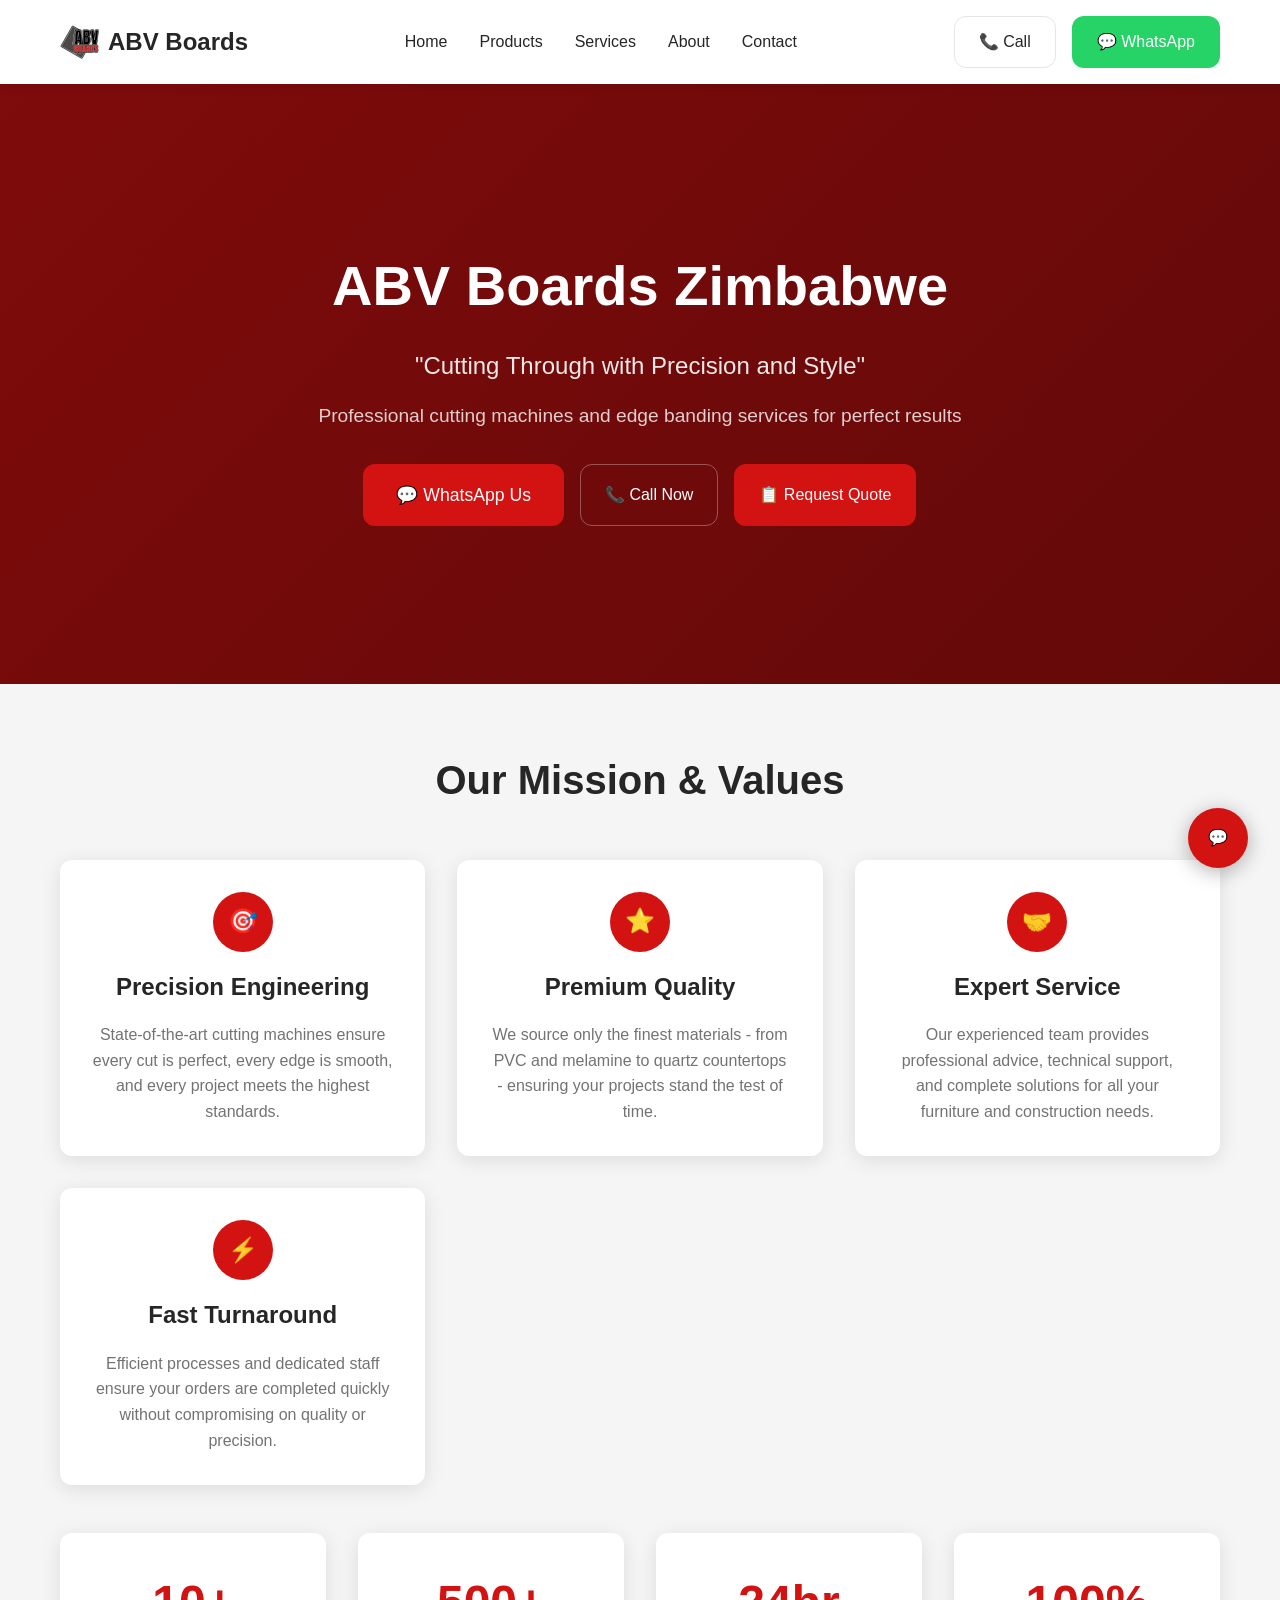
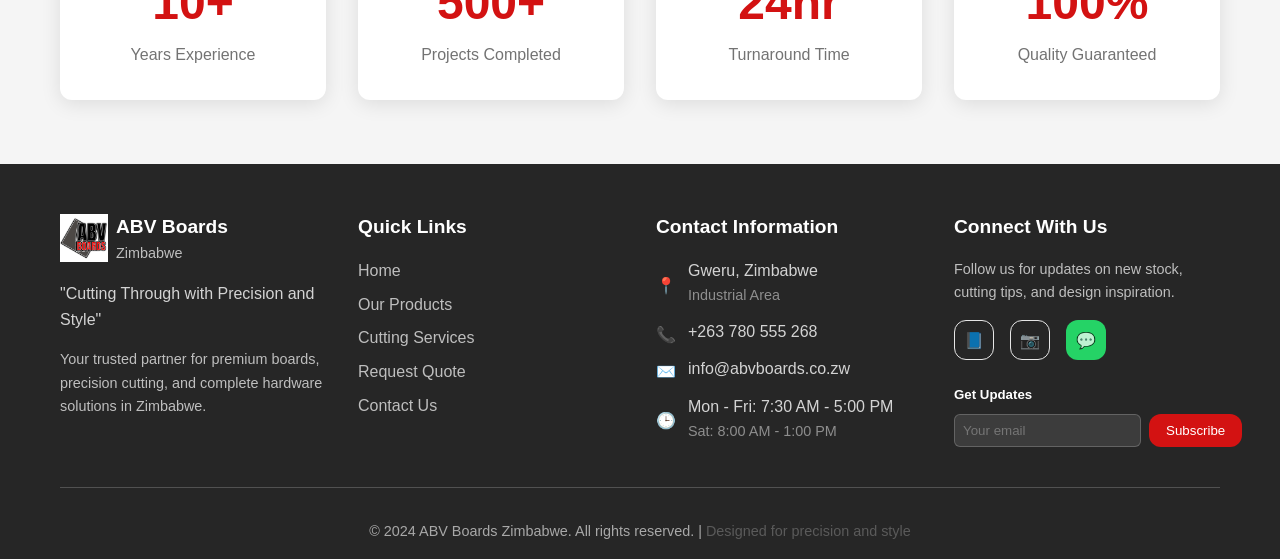
<file: abv-boards-website.html>
<!DOCTYPE html>
<html lang="en">
<head>
    <meta charset="UTF-8">
    <meta name="viewport" content="width=device-width, initial-scale=1.0">
    <title>ABV Boards Zimbabwe - Premium Boards, Cutting Services & Hardware</title>
    <meta name="description" content="Leading supplier of PVC boards, melamine, quartz countertops & precision cutting services in Gweru, Zimbabwe. Professional furniture boards & hardware solutions.">
    <meta name="author" content="ABV Boards Zimbabwe">
    <meta name="keywords" content="boards Gweru, PVC melamine Zimbabwe, cutting services Gweru, ABV hardware, furniture boards Zimbabwe, quartz countertops">
    
    <meta property="og:title" content="ABV Boards Zimbabwe - Cutting Through with Precision and Style">
    <meta property="og:description" content="Premium boards, precision cutting services, and complete hardware solutions in Gweru, Zimbabwe.">
    <meta property="og:type" content="website">
    <meta property="og:image" content="https://lovable.dev/opengraph-image-p98pqg.png">
    
    <meta name="twitter:card" content="summary_large_image">
    <meta name="twitter:site" content="@lovable_dev">
    <meta name="twitter:image" content="https://lovable.dev/opengraph-image-p98pqg.png">
    
    <style>
        /* ABV Boards Zimbabwe Design System */
        :root {
            /* Base colors */
            --background: 0 0% 100%;
            --foreground: 0 0% 15%;
            
            /* Brand colors */
            --brand-red: 0 84% 45%;
            --brand-red-light: 0 84% 55%;
            --brand-red-dark: 0 84% 35%;
            --brand-charcoal: 0 0% 15%;
            --brand-charcoal-light: 0 0% 25%;
            --brand-white: 0 0% 100%;
            
            /* Card colors */
            --card: 0 0% 100%;
            --card-foreground: 0 0% 15%;
            
            /* Primary - using brand red */
            --primary: 0 84% 45%;
            --primary-foreground: 0 0% 100%;
            
            /* Secondary - using charcoal */
            --secondary: 0 0% 96%;
            --secondary-foreground: 0 0% 15%;
            
            /* Muted colors */
            --muted: 0 0% 96%;
            --muted-foreground: 0 0% 45%;
            
            /* Border and input */
            --border: 0 0% 90%;
            --input: 0 0% 90%;
            --ring: 0 84% 45%;
            
            --radius: 0.75rem;
        }
        
        * {
            margin: 0;
            padding: 0;
            box-sizing: border-box;
        }
        
        body {
            font-family: -apple-system, BlinkMacSystemFont, "Segoe UI", Roboto, "Helvetica Neue", Arial, sans-serif;
            line-height: 1.6;
            color: hsl(var(--foreground));
            background: hsl(var(--background));
        }
        
        .container {
            max-width: 1200px;
            margin: 0 auto;
            padding: 0 20px;
        }
        
        /* Header Styles */
        .header {
            position: sticky;
            top: 0;
            background: white;
            box-shadow: 0 2px 10px rgba(0,0,0,0.1);
            z-index: 1000;
        }
        
        .header-content {
            display: flex;
            justify-content: space-between;
            align-items: center;
            padding: 1rem 0;
        }
        
        .logo {
            display: flex;
            align-items: center;
            gap: 0.5rem;
            font-weight: bold;
            font-size: 1.5rem;
            color: hsl(var(--brand-charcoal));
        }
        
        .logo img {
            width: 40px;
            height: 40px;
            object-fit: contain;
        }
        
        .nav {
            display: flex;
            gap: 2rem;
            list-style: none;
        }
        
        .nav a {
            text-decoration: none;
            color: hsl(var(--foreground));
            font-weight: 500;
            transition: color 0.3s ease;
        }
        
        .nav a:hover {
            color: hsl(var(--brand-red));
        }
        
        .header-actions {
            display: flex;
            gap: 1rem;
        }
        
        /* Button Styles */
        .btn {
            display: inline-flex;
            align-items: center;
            justify-content: center;
            gap: 0.5rem;
            padding: 0.75rem 1.5rem;
            border-radius: var(--radius);
            font-weight: 500;
            text-decoration: none;
            transition: all 0.3s ease;
            border: 1px solid transparent;
            cursor: pointer;
        }
        
        .btn-primary {
            background: hsl(var(--brand-red));
            color: white;
        }
        
        .btn-primary:hover {
            background: hsl(var(--brand-red-dark));
            transform: translateY(-2px);
            box-shadow: 0 10px 30px rgba(0,0,0,0.2);
        }
        
        .btn-outline {
            border: 1px solid hsl(var(--border));
            background: transparent;
            color: hsl(var(--foreground));
        }
        
        .btn-outline:hover {
            background: hsl(var(--muted));
        }
        
        .btn-hero {
            background: hsl(var(--brand-red));
            color: white;
            padding: 1rem 2rem;
            font-size: 1.1rem;
        }
        
        .btn-whatsapp {
            background: #25D366;
            color: white;
        }
        
        .btn-whatsapp:hover {
            background: #128C7E;
        }
        
        /* Hero Section */
        .hero {
            position: relative;
            height: 600px;
            display: flex;
            align-items: center;
            justify-content: center;
            background: linear-gradient(135deg, hsl(var(--brand-red)), hsl(var(--brand-red-dark))), url('src/assets/hero-cutting-workshop.jpg');
            background-size: cover;
            background-position: center;
            color: white;
            text-align: center;
        }
        
        .hero::before {
            content: '';
            position: absolute;
            inset: 0;
            background: rgba(0,0,0,0.4);
        }
        
        .hero-content {
            position: relative;
            z-index: 1;
            max-width: 800px;
        }
        
        .hero h1 {
            font-size: 3.5rem;
            font-weight: bold;
            margin-bottom: 1rem;
        }
        
        .hero .tagline {
            font-size: 1.5rem;
            margin-bottom: 1rem;
            opacity: 0.9;
        }
        
        .hero .subtitle {
            font-size: 1.2rem;
            margin-bottom: 2rem;
            opacity: 0.8;
        }
        
        .hero-actions {
            display: flex;
            gap: 1rem;
            justify-content: center;
            flex-wrap: wrap;
        }
        
        /* Mission Section */
        .mission {
            padding: 4rem 0;
            background: hsl(var(--muted));
        }
        
        .mission h2 {
            text-align: center;
            font-size: 2.5rem;
            margin-bottom: 3rem;
            color: hsl(var(--brand-charcoal));
        }
        
        .mission-grid {
            display: grid;
            grid-template-columns: repeat(auto-fit, minmax(300px, 1fr));
            gap: 2rem;
            margin-bottom: 3rem;
        }
        
        .mission-card {
            background: white;
            padding: 2rem;
            border-radius: var(--radius);
            box-shadow: 0 4px 20px rgba(0,0,0,0.1);
            text-align: center;
            transition: transform 0.3s ease;
        }
        
        .mission-card:hover {
            transform: translateY(-5px);
        }
        
        .mission-card-icon {
            width: 60px;
            height: 60px;
            background: hsl(var(--brand-red));
            border-radius: 50%;
            display: flex;
            align-items: center;
            justify-content: center;
            margin: 0 auto 1rem;
            color: white;
            font-size: 1.5rem;
        }
        
        .mission-card h3 {
            font-size: 1.5rem;
            margin-bottom: 1rem;
            color: hsl(var(--brand-charcoal));
        }
        
        .mission-card p {
            color: hsl(var(--muted-foreground));
        }
        
        /* Stats Section */
        .stats {
            display: grid;
            grid-template-columns: repeat(auto-fit, minmax(200px, 1fr));
            gap: 2rem;
            text-align: center;
        }
        
        .stat {
            background: white;
            padding: 2rem;
            border-radius: var(--radius);
            box-shadow: 0 4px 20px rgba(0,0,0,0.1);
        }
        
        .stat-number {
            font-size: 3rem;
            font-weight: bold;
            color: hsl(var(--brand-red));
            display: block;
        }
        
        .stat-label {
            color: hsl(var(--muted-foreground));
            font-weight: 500;
        }
        
        /* Footer */
        .footer {
            background: hsl(var(--brand-charcoal));
            color: white;
            padding: 3rem 0 1rem;
        }
        
        .footer-grid {
            display: grid;
            grid-template-columns: repeat(auto-fit, minmax(250px, 1fr));
            gap: 2rem;
            margin-bottom: 2rem;
        }
        
        .footer-section h4 {
            font-size: 1.2rem;
            margin-bottom: 1rem;
            color: white;
        }
        
        .footer-section ul {
            list-style: none;
        }
        
        .footer-section ul li {
            margin-bottom: 0.5rem;
        }
        
        .footer-section a {
            color: rgba(255,255,255,0.7);
            text-decoration: none;
            transition: color 0.3s ease;
        }
        
        .footer-section a:hover {
            color: hsl(var(--brand-red));
        }
        
        .contact-item {
            display: flex;
            align-items: center;
            gap: 0.75rem;
            margin-bottom: 0.75rem;
            color: rgba(255,255,255,0.8);
        }
        
        .contact-icon {
            color: hsl(var(--brand-red));
            width: 20px;
            height: 20px;
        }
        
        .footer-bottom {
            border-top: 1px solid rgba(255,255,255,0.2);
            padding-top: 2rem;
            text-align: center;
            color: rgba(255,255,255,0.6);
            font-size: 0.9rem;
        }
        
        /* Chat Bot */
        .chat-button {
            position: fixed;
            bottom: 2rem;
            right: 2rem;
            width: 60px;
            height: 60px;
            background: hsl(var(--brand-red));
            border-radius: 50%;
            display: flex;
            align-items: center;
            justify-content: center;
            color: white;
            box-shadow: 0 4px 20px rgba(0,0,0,0.3);
            cursor: pointer;
            z-index: 1000;
            transition: all 0.3s ease;
        }
        
        .chat-button:hover {
            transform: scale(1.1);
            box-shadow: 0 6px 30px rgba(0,0,0,0.4);
        }
        
        /* Responsive Design */
        @media (max-width: 768px) {
            .nav {
                display: none;
            }
            
            .hero h1 {
                font-size: 2.5rem;
            }
            
            .hero .tagline {
                font-size: 1.2rem;
            }
            
            .hero-actions {
                flex-direction: column;
                align-items: center;
            }
            
            .header-actions {
                gap: 0.5rem;
            }
            
            .btn {
                padding: 0.5rem 1rem;
                font-size: 0.9rem;
            }
        }
        
        /* Animations */
        @keyframes fadeInUp {
            from {
                opacity: 0;
                transform: translateY(30px);
            }
            to {
                opacity: 1;
                transform: translateY(0);
            }
        }
        
        .animate-fade-in {
            animation: fadeInUp 0.8s ease-out;
        }
        
        /* Icons (Simple implementations) */
        .icon {
            display: inline-block;
            width: 20px;
            height: 20px;
        }
    </style>
</head>
<body>
    <!-- Header -->
    <header class="header">
        <div class="container">
            <div class="header-content">
                <div class="logo">
                    <img src="public/lovable-uploads/0f413cc8-4799-47ec-8c9b-79c0f7325e53.png" alt="ABV Boards Logo">
                    <span>ABV Boards</span>
                </div>
                
                <nav class="nav">
                    <a href="#home">Home</a>
                    <a href="#products">Products</a>
                    <a href="#services">Services</a>
                    <a href="#about">About</a>
                    <a href="#contact">Contact</a>
                </nav>
                
                <div class="header-actions">
                    <a href="tel:+263780555268" class="btn btn-outline">
                        📞 Call
                    </a>
                    <a href="https://wa.me/263780555268" class="btn btn-whatsapp">
                        💬 WhatsApp
                    </a>
                </div>
            </div>
        </div>
    </header>

    <!-- Hero Section -->
    <section class="hero" id="home">
        <div class="hero-content animate-fade-in">
            <h1>ABV Boards Zimbabwe</h1>
            <p class="tagline">"Cutting Through with Precision and Style"</p>
            <p class="subtitle">Professional cutting machines and edge banding services for perfect results</p>
            
            <div class="hero-actions">
                <a href="https://wa.me/263780555268?text=Hi%20ABV%20Boards%2C%20I%20would%20like%20to%20get%20a%20quote." class="btn btn-hero">
                    💬 WhatsApp Us
                </a>
                <a href="tel:+263780555268" class="btn btn-outline" style="color: white; border-color: rgba(255,255,255,0.3);">
                    📞 Call Now
                </a>
                <a href="https://wa.me/263718456811?text=Hi%20ABV%20Boards%2C%20I%20would%20like%20to%20request%20a%20quote%20for%20my%20project." class="btn btn-primary">
                    📋 Request Quote
                </a>
            </div>
        </div>
    </section>

    <!-- Mission Section -->
    <section class="mission" id="about">
        <div class="container">
            <h2>Our Mission & Values</h2>
            
            <div class="mission-grid">
                <div class="mission-card animate-fade-in">
                    <div class="mission-card-icon">🎯</div>
                    <h3>Precision Engineering</h3>
                    <p>State-of-the-art cutting machines ensure every cut is perfect, every edge is smooth, and every project meets the highest standards.</p>
                </div>
                
                <div class="mission-card animate-fade-in">
                    <div class="mission-card-icon">⭐</div>
                    <h3>Premium Quality</h3>
                    <p>We source only the finest materials - from PVC and melamine to quartz countertops - ensuring your projects stand the test of time.</p>
                </div>
                
                <div class="mission-card animate-fade-in">
                    <div class="mission-card-icon">🤝</div>
                    <h3>Expert Service</h3>
                    <p>Our experienced team provides professional advice, technical support, and complete solutions for all your furniture and construction needs.</p>
                </div>
                
                <div class="mission-card animate-fade-in">
                    <div class="mission-card-icon">⚡</div>
                    <h3>Fast Turnaround</h3>
                    <p>Efficient processes and dedicated staff ensure your orders are completed quickly without compromising on quality or precision.</p>
                </div>
            </div>
            
            <!-- Stats Section -->
            <div class="stats">
                <div class="stat animate-fade-in">
                    <span class="stat-number">10+</span>
                    <span class="stat-label">Years Experience</span>
                </div>
                <div class="stat animate-fade-in">
                    <span class="stat-number">500+</span>
                    <span class="stat-label">Projects Completed</span>
                </div>
                <div class="stat animate-fade-in">
                    <span class="stat-number">24hr</span>
                    <span class="stat-label">Turnaround Time</span>
                </div>
                <div class="stat animate-fade-in">
                    <span class="stat-number">100%</span>
                    <span class="stat-label">Quality Guaranteed</span>
                </div>
            </div>
        </div>
    </section>

    <!-- Footer -->
    <footer class="footer" id="contact">
        <div class="container">
            <div class="footer-grid">
                <!-- Company Info -->
                <div class="footer-section">
                    <div style="display: flex; align-items: center; gap: 0.5rem; margin-bottom: 1rem;">
                        <img src="public/lovable-uploads/0f413cc8-4799-47ec-8c9b-79c0f7325e53.png" alt="ABV Boards Logo" style="width: 48px; height: 48px;">
                        <div>
                            <h4 style="margin: 0;">ABV Boards</h4>
                            <p style="margin: 0; font-size: 0.9rem; opacity: 0.7;">Zimbabwe</p>
                        </div>
                    </div>
                    <p style="opacity: 0.8; margin-bottom: 1rem;">"Cutting Through with Precision and Style"</p>
                    <p style="opacity: 0.7; font-size: 0.9rem;">Your trusted partner for premium boards, precision cutting, and complete hardware solutions in Zimbabwe.</p>
                </div>
                
                <!-- Quick Links -->
                <div class="footer-section">
                    <h4>Quick Links</h4>
                    <ul>
                        <li><a href="#home">Home</a></li>
                        <li><a href="#products">Our Products</a></li>
                        <li><a href="#services">Cutting Services</a></li>
                        <li><a href="#quote">Request Quote</a></li>
                        <li><a href="#contact">Contact Us</a></li>
                    </ul>
                </div>
                
                <!-- Contact Info -->
                <div class="footer-section">
                    <h4>Contact Information</h4>
                    <div class="contact-item">
                        <span class="contact-icon">📍</span>
                        <div>
                            <p>Gweru, Zimbabwe</p>
                            <p style="font-size: 0.9rem; opacity: 0.6;">Industrial Area</p>
                        </div>
                    </div>
                    <div class="contact-item">
                        <span class="contact-icon">📞</span>
                        <p>+263 780 555 268</p>
                    </div>
                    <div class="contact-item">
                        <span class="contact-icon">✉️</span>
                        <p>info@abvboards.co.zw</p>
                    </div>
                    <div class="contact-item">
                        <span class="contact-icon">🕒</span>
                        <div>
                            <p>Mon - Fri: 7:30 AM - 5:00 PM</p>
                            <p style="font-size: 0.9rem; opacity: 0.6;">Sat: 8:00 AM - 1:00 PM</p>
                        </div>
                    </div>
                </div>
                
                <!-- Connect With Us -->
                <div class="footer-section">
                    <h4>Connect With Us</h4>
                    <p style="opacity: 0.7; font-size: 0.9rem; margin-bottom: 1rem;">Follow us for updates on new stock, cutting tips, and design inspiration.</p>
                    <div style="display: flex; gap: 1rem; margin-bottom: 1.5rem;">
                        <a href="https://facebook.com/abvboards" class="btn btn-outline" style="padding: 0.5rem; width: 40px; height: 40px;">📘</a>
                        <a href="https://instagram.com/abvboards" class="btn btn-outline" style="padding: 0.5rem; width: 40px; height: 40px;">📷</a>
                        <a href="https://wa.me/263780555268" class="btn btn-whatsapp" style="padding: 0.5rem; width: 40px; height: 40px;">💬</a>
                    </div>
                    <div>
                        <h5 style="margin-bottom: 0.5rem;">Get Updates</h5>
                        <div style="display: flex; gap: 0.5rem;">
                            <input type="email" placeholder="Your email" style="flex: 1; padding: 0.5rem; border-radius: 6px; border: 1px solid rgba(255,255,255,0.2); background: rgba(255,255,255,0.1); color: white;">
                            <button class="btn btn-primary" style="padding: 0.5rem 1rem;">Subscribe</button>
                        </div>
                    </div>
                </div>
            </div>
            
            <div class="footer-bottom">
                <p>© 2024 ABV Boards Zimbabwe. All rights reserved. | <span style="opacity: 0.4;">Designed for precision and style</span></p>
            </div>
        </div>
    </footer>

    <!-- Chat Bot Button -->
    <div class="chat-button" onclick="openWhatsApp()">
        💬
    </div>

    <script>
        // Mobile menu functionality
        function toggleMobileMenu() {
            const nav = document.querySelector('.nav');
            nav.style.display = nav.style.display === 'flex' ? 'none' : 'flex';
        }
        
        // Chat bot functionality
        function openWhatsApp() {
            window.open('https://wa.me/263780555268?text=Hi%20ABV%20Boards%2C%20I%20would%20like%20to%20get%20assistance%20from%20Tindo%2C%20your%20AI%20assistant.', '_blank');
        }
        
        // Smooth scrolling for navigation links
        document.querySelectorAll('a[href^="#"]').forEach(anchor => {
            anchor.addEventListener('click', function (e) {
                e.preventDefault();
                const target = document.querySelector(this.getAttribute('href'));
                if (target) {
                    target.scrollIntoView({
                        behavior: 'smooth',
                        block: 'start'
                    });
                }
            });
        });
        
        // Animate elements on scroll
        const observerOptions = {
            threshold: 0.1,
            rootMargin: '0px 0px -50px 0px'
        };
        
        const observer = new IntersectionObserver((entries) => {
            entries.forEach(entry => {
                if (entry.isIntersecting) {
                    entry.target.style.opacity = '1';
                    entry.target.style.transform = 'translateY(0)';
                }
            });
        }, observerOptions);
        
        // Observe all animated elements
        document.querySelectorAll('.animate-fade-in').forEach(el => {
            el.style.opacity = '0';
            el.style.transform = 'translateY(30px)';
            el.style.transition = 'opacity 0.8s ease-out, transform 0.8s ease-out';
            observer.observe(el);
        });
    </script>
</body>
</html>
</file>
